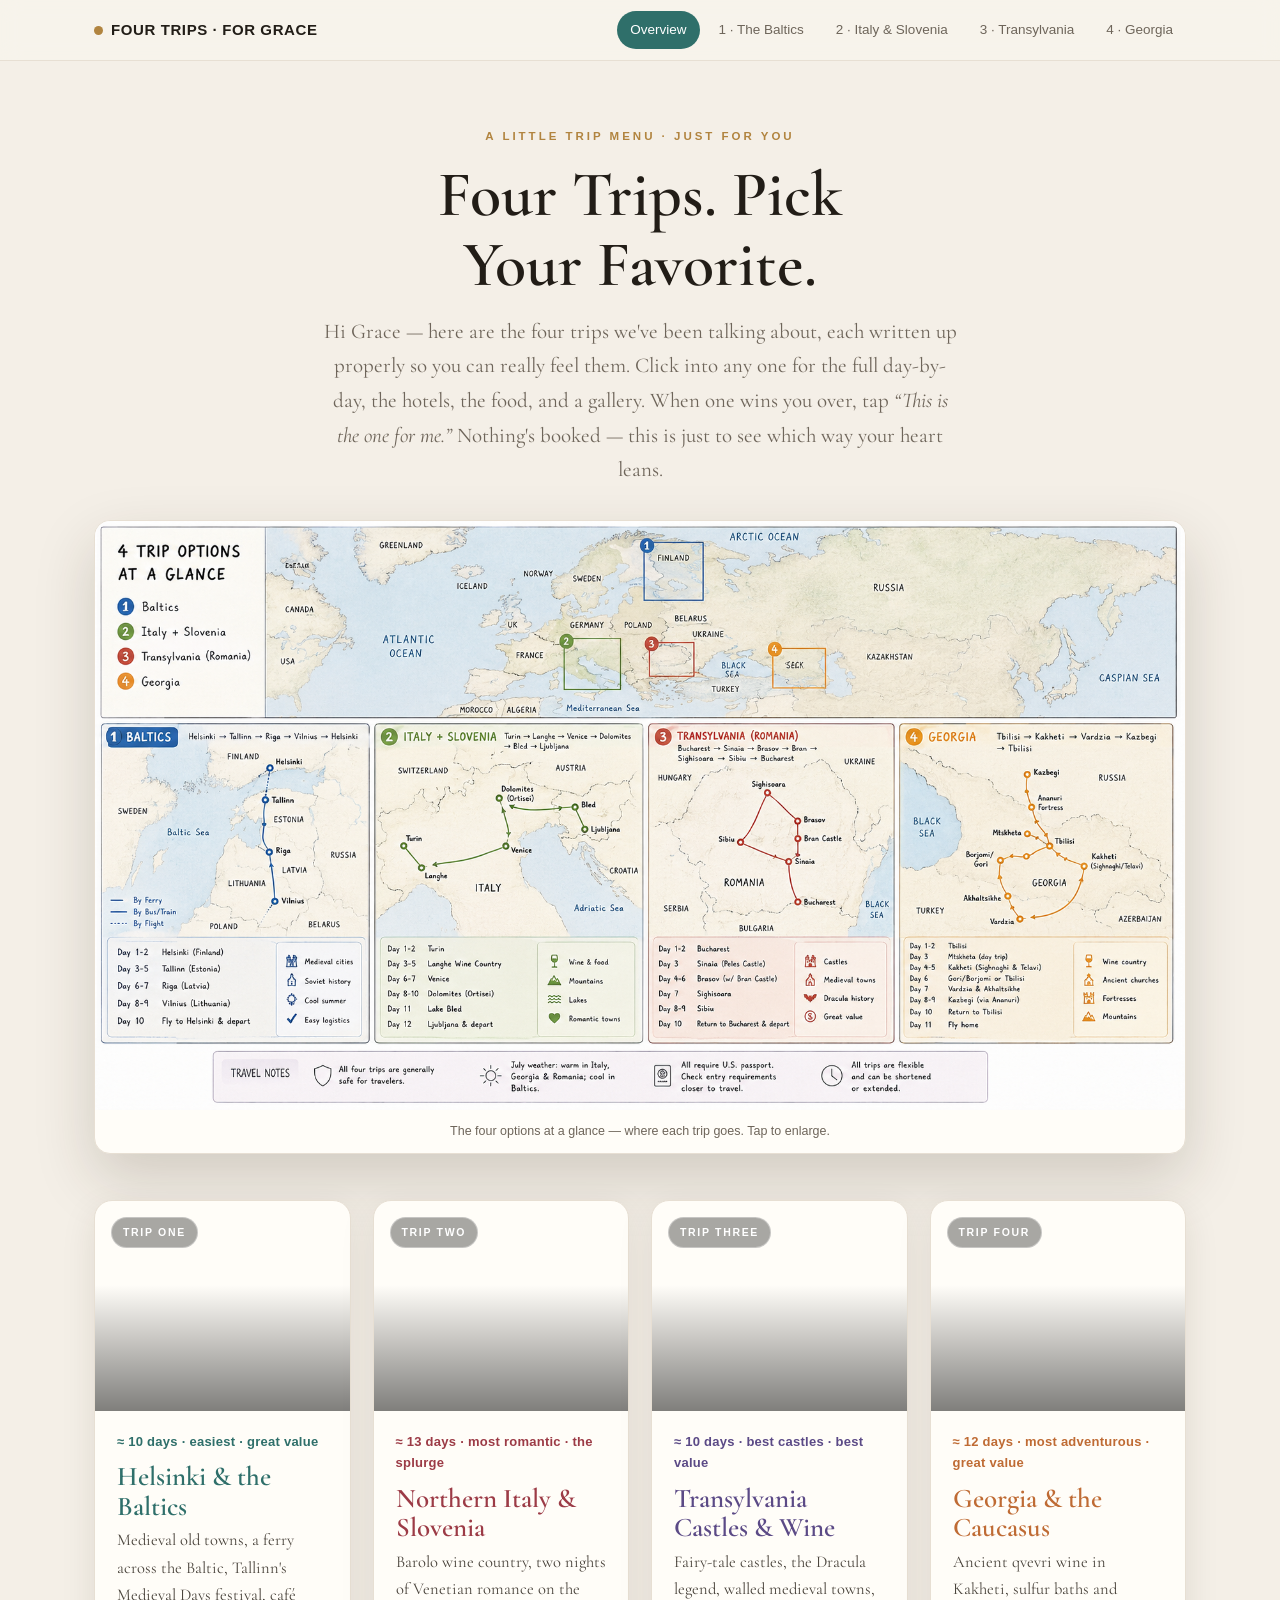
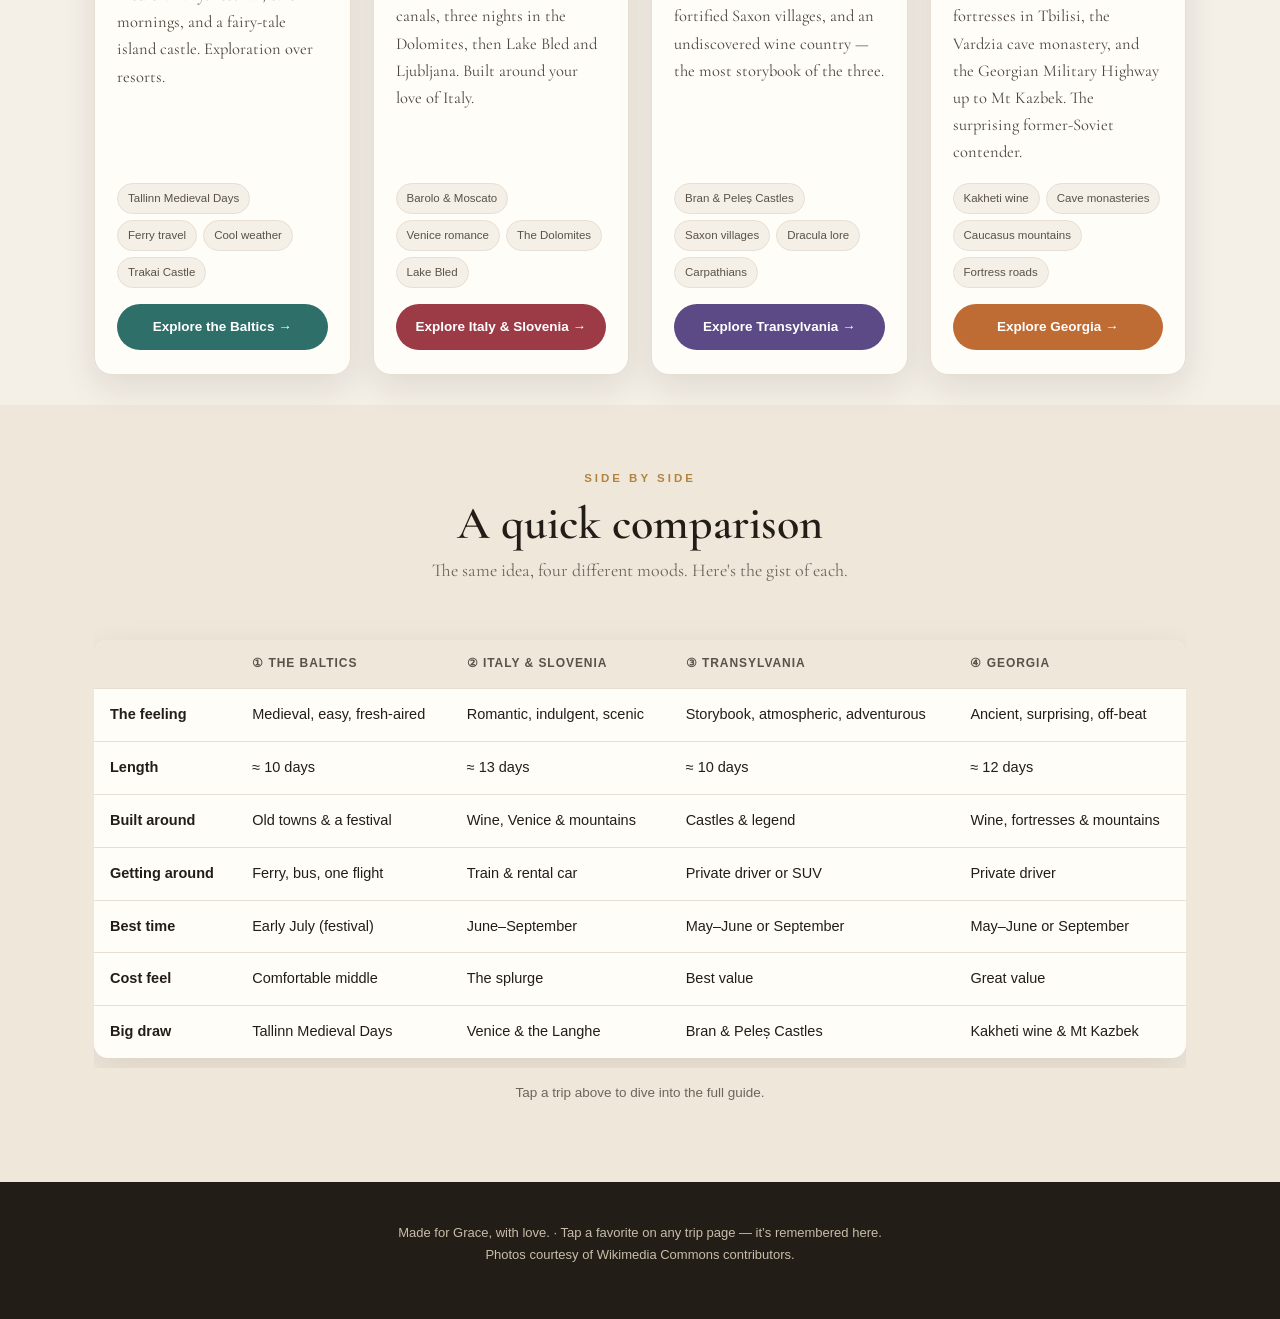
<file: index.html>
<!DOCTYPE html>
<html lang="en">
<head>
<meta charset="UTF-8">
<meta name="viewport" content="width=device-width, initial-scale=1.0">
<title>Four Trips — Which One, Grace?</title>
<link rel="preconnect" href="https://fonts.googleapis.com">
<link rel="preconnect" href="https://fonts.gstatic.com" crossorigin>
<link href="https://fonts.googleapis.com/css2?family=Cormorant+Garamond:wght@400;500;600;700&display=swap" rel="stylesheet">
<link rel="stylesheet" href="styles.css">
</head>
<body>

<nav class="nav">
  <div class="wrap">
    <a class="brand" href="index.html"><span class="dot"></span> FOUR TRIPS · FOR GRACE</a>
    <button class="menu-btn" onclick="toggleMenu()">☰</button>
    <div class="links" id="navlinks">
      <a href="index.html" class="active">Overview</a>
      <a href="trip-baltics.html">1 · The Baltics</a>
      <a href="trip-italy.html">2 · Italy &amp; Slovenia</a>
      <a href="trip-transylvania.html">3 · Transylvania</a>
      <a href="trip-georgia.html">4 · Georgia</a>
    </div>
  </div>
</nav>

<div class="wrap">
  <div class="intro">
    <div class="eyebrow">A little trip menu · just for you</div>
    <h1>Four Trips. Pick Your Favorite.</h1>
    <p class="lede">Hi Grace — here are the four trips we've been talking about, each written up properly so you can really feel them. Click into any one for the full day-by-day, the hotels, the food, and a gallery. When one wins you over, tap <em>“This is the one for me.”</em> Nothing's booked — this is just to see which way your heart leans.</p>
    <div class="pickbanner" data-pickbanner></div>
  </div>

  <div class="tripmap">
    <figure onclick="openLightbox(this.querySelector('img').src,'Four trip options at a glance')">
      <img src="trip-map.png" alt="Map of the four trip options: 1 Baltics, 2 Italy &amp; Slovenia, 3 Transylvania, 4 Georgia — with each route, region, and day-by-day at a glance">
      <figcaption>The four options at a glance — where each trip goes. Tap to enlarge.</figcaption>
    </figure>
  </div>

  <div class="cards">
    <a class="tcard c1" href="trip-baltics.html" data-trip="baltics">
      <div class="ph" style="background-image:url('https://upload.wikimedia.org/wikipedia/commons/thumb/5/54/Vistas_panor%C3%A1micas_desde_Toompea%2C_Tallinn%2C_Estonia%2C_2012-08-05%2C_DD_01-03_PAN.JPG/1280px-Vistas_panor%C3%A1micas_desde_Toompea%2C_Tallinn%2C_Estonia%2C_2012-08-05%2C_DD_01-03_PAN.JPG')">
        <span class="badge">Trip One</span>
      </div>
      <div class="body">
        <div class="sub">≈ 10 days · easiest · great value</div>
        <h3>Helsinki &amp; the Baltics</h3>
        <p>Medieval old towns, a ferry across the Baltic, Tallinn's Medieval Days festival, café mornings, and a fairy-tale island castle. Exploration over resorts.</p>
        <div class="row"><span>Tallinn Medieval Days</span><span>Ferry travel</span><span>Cool weather</span><span>Trakai Castle</span></div>
        <div class="go">Explore the Baltics →</div>
      </div>
    </a>

    <a class="tcard c2" href="trip-italy.html" data-trip="italy">
      <div class="ph" style="background-image:url('https://upload.wikimedia.org/wikipedia/commons/thumb/4/4a/Bled_Island_%26_Bled_Castle_%281%29.jpg/1280px-Bled_Island_%26_Bled_Castle_%281%29.jpg')">
        <span class="badge">Trip Two</span>
      </div>
      <div class="body">
        <div class="sub">≈ 13 days · most romantic · the splurge</div>
        <h3>Northern Italy &amp; Slovenia</h3>
        <p>Barolo wine country, two nights of Venetian romance on the canals, three nights in the Dolomites, then Lake Bled and Ljubljana. Built around your love of Italy.</p>
        <div class="row"><span>Barolo &amp; Moscato</span><span>Venice romance</span><span>The Dolomites</span><span>Lake Bled</span></div>
        <div class="go">Explore Italy &amp; Slovenia →</div>
      </div>
    </a>

    <a class="tcard c3" href="trip-transylvania.html" data-trip="transylvania">
      <div class="ph" style="background-image:url('https://upload.wikimedia.org/wikipedia/commons/thumb/2/27/Castle_Pele%C5%9F_in_2009.jpg/1280px-Castle_Pele%C5%9F_in_2009.jpg')">
        <span class="badge">Trip Three</span>
      </div>
      <div class="body">
        <div class="sub">≈ 10 days · best castles · best value</div>
        <h3>Transylvania Castles &amp; Wine</h3>
        <p>Fairy-tale castles, the Dracula legend, walled medieval towns, fortified Saxon villages, and an undiscovered wine country — the most storybook of the three.</p>
        <div class="row"><span>Bran &amp; Peleș Castles</span><span>Saxon villages</span><span>Dracula lore</span><span>Carpathians</span></div>
        <div class="go">Explore Transylvania →</div>
      </div>
    </a>

    <a class="tcard c4" href="trip-georgia.html" data-trip="georgia">
      <div class="ph" style="background-image:url('https://upload.wikimedia.org/wikipedia/commons/thumb/c/ce/Kazbegi%2C_Gergeti_Trinity_Church_and_Mt_Kazbek_%2835959311351%29.jpg/1280px-Kazbegi%2C_Gergeti_Trinity_Church_and_Mt_Kazbek_%2835959311351%29.jpg')">
        <span class="badge">Trip Four</span>
      </div>
      <div class="body">
        <div class="sub">≈ 12 days · most adventurous · great value</div>
        <h3>Georgia &amp; the Caucasus</h3>
        <p>Ancient qvevri wine in Kakheti, sulfur baths and fortresses in Tbilisi, the Vardzia cave monastery, and the Georgian Military Highway up to Mt Kazbek. The surprising former-Soviet contender.</p>
        <div class="row"><span>Kakheti wine</span><span>Cave monasteries</span><span>Caucasus mountains</span><span>Fortress roads</span></div>
        <div class="go">Explore Georgia →</div>
      </div>
    </a>
  </div>
</div>

<div class="block tint" style="--accent-soft:#efe7da">
  <div class="wrap">
    <div class="section-head"><div class="eyebrow">Side by side</div><h2>A quick comparison</h2><p>The same idea, four different moods. Here's the gist of each.</p></div>
    <div style="overflow-x:auto">
    <table class="compare-tbl">
      <tr><th>&nbsp;</th><th>① The Baltics</th><th>② Italy &amp; Slovenia</th><th>③ Transylvania</th><th>④ Georgia</th></tr>
      <tr><td>The feeling</td><td>Medieval, easy, fresh-aired</td><td>Romantic, indulgent, scenic</td><td>Storybook, atmospheric, adventurous</td><td>Ancient, surprising, off-beat</td></tr>
      <tr><td>Length</td><td>≈ 10 days</td><td>≈ 13 days</td><td>≈ 10 days</td><td>≈ 12 days</td></tr>
      <tr><td>Built around</td><td>Old towns &amp; a festival</td><td>Wine, Venice &amp; mountains</td><td>Castles &amp; legend</td><td>Wine, fortresses &amp; mountains</td></tr>
      <tr><td>Getting around</td><td>Ferry, bus, one flight</td><td>Train &amp; rental car</td><td>Private driver or SUV</td><td>Private driver</td></tr>
      <tr><td>Best time</td><td>Early July (festival)</td><td>June–September</td><td>May–June or September</td><td>May–June or September</td></tr>
      <tr><td>Cost feel</td><td>Comfortable middle</td><td>The splurge</td><td>Best value</td><td>Great value</td></tr>
      <tr><td>Big draw</td><td>Tallinn Medieval Days</td><td>Venice &amp; the Langhe</td><td>Bran &amp; Peleș Castles</td><td>Kakheti wine &amp; Mt Kazbek</td></tr>
    </table>
    </div>
    <p class="sans" style="text-align:center;color:var(--muted);font-size:13.5px;margin-top:14px">Tap a trip above to dive into the full guide.</p>
  </div>
</div>

<footer>
  Made for Grace, with love. · Tap a favorite on any trip page — it’s remembered here.<br>
  Photos courtesy of Wikimedia Commons contributors.
</footer>

<script src="app.js"></script>
</body>
</html>
</file>
<file: styles.css>
/* ===== Trips for Grace — shared styles ===== */
:root{
  --bg:#f4efe7; --card:#fffdf8; --ink:#221d17; --muted:#6e655a; --line:#e7dfd3;
  --gold:#b1843f; --gold-soft:#e9d9bf;
  --accent:#2f6f6a; --accent-soft:#e3efed; --accent-deep:#234f4b;
  --shadow:0 12px 34px rgba(50,38,24,.10);
  --shadow-lg:0 24px 60px rgba(50,38,24,.18);
  --serif:'Cormorant Garamond','Georgia','Times New Roman',serif;
  --sans:'Helvetica Neue',-apple-system,BlinkMacSystemFont,Arial,sans-serif;
}
body.t-baltics{--accent:#2f6f6a;--accent-soft:#e1efec;--accent-deep:#214f4b}
body.t-italy{--accent:#9c3b46;--accent-soft:#f4e4e3;--accent-deep:#6f2730}
body.t-transylvania{--accent:#5b4a86;--accent-soft:#e9e5f2;--accent-deep:#3f3260}
body.t-georgia{--accent:#bf6b34;--accent-soft:#f6e7d8;--accent-deep:#8a4a20}

*{box-sizing:border-box}
html{scroll-behavior:smooth;scroll-padding-top:70px}
body{margin:0;font-family:var(--serif);color:var(--ink);background:var(--bg);line-height:1.65;font-size:18px;-webkit-font-smoothing:antialiased}
img{max-width:100%;display:block}
a{color:inherit}
.wrap{max-width:1140px;margin:0 auto;padding:0 24px}
.sans{font-family:var(--sans)}
.eyebrow{font-family:var(--sans);letter-spacing:.26em;text-transform:uppercase;font-size:11.5px;font-weight:700;color:var(--gold)}
h1,h2,h3,h4{font-weight:600;line-height:1.1;margin:0}
section{scroll-margin-top:72px}

/* ===== Top nav ===== */
.nav{position:sticky;top:0;z-index:50;background:rgba(247,243,236,.92);backdrop-filter:blur(10px);border-bottom:1px solid var(--line)}
.nav .wrap{display:flex;align-items:center;justify-content:space-between;height:60px}
.nav .brand{font-family:var(--sans);font-weight:700;letter-spacing:.04em;font-size:15px;text-decoration:none;display:flex;align-items:center;gap:8px}
.nav .brand .dot{width:9px;height:9px;border-radius:50%;background:var(--gold)}
.nav .links{display:flex;gap:6px;font-family:var(--sans);font-size:13.5px}
.nav .links a{text-decoration:none;color:var(--muted);padding:8px 13px;border-radius:999px;transition:.15s;white-space:nowrap}
.nav .links a:hover{color:var(--ink);background:#fff}
.nav .links a.active{color:#fff;background:var(--accent)}
.nav .menu-btn{display:none;font-size:22px;background:none;border:none;cursor:pointer;color:var(--ink)}
@media(max-width:760px){
  .nav .links{position:absolute;top:60px;left:0;right:0;flex-direction:column;background:#fff;border-bottom:1px solid var(--line);padding:8px 16px 14px;gap:2px;display:none}
  .nav .links.open{display:flex}
  .nav .links a{padding:11px 10px}
  .nav .menu-btn{display:block}
}

/* ===== Hero ===== */
.hero{position:relative;min-height:78vh;display:flex;align-items:flex-end;color:#fff;background-size:cover;background-position:center}
.hero::after{content:"";position:absolute;inset:0;background:linear-gradient(180deg,rgba(0,0,0,.15) 0%,rgba(0,0,0,.30) 45%,rgba(0,0,0,.74) 100%)}
.hero .inner{position:relative;z-index:2;padding-bottom:48px}
.hero .eyebrow{color:#fff;opacity:.92}
.hero h1{font-size:clamp(42px,8vw,86px);margin:14px 0 10px;text-shadow:0 3px 24px rgba(0,0,0,.4);font-weight:600;letter-spacing:-.01em}
.hero .route{font-family:var(--sans);font-size:clamp(14px,2.4vw,17px);opacity:.95;text-shadow:0 1px 10px rgba(0,0,0,.5);max-width:760px}
.hero .facts{display:flex;flex-wrap:wrap;gap:10px;margin-top:22px}
.hero .facts span{font-family:var(--sans);font-size:12.5px;font-weight:600;background:rgba(255,255,255,.16);border:1px solid rgba(255,255,255,.3);backdrop-filter:blur(4px);padding:7px 13px;border-radius:999px}

/* ===== Landing ===== */
.intro{text-align:center;padding:66px 0 18px}
.intro h1{font-size:clamp(36px,6.5vw,64px);margin:14px auto 14px;max-width:14ch}
.intro p.lede{font-size:21px;color:var(--muted);max-width:640px;margin:0 auto}
.pickbanner{font-family:var(--sans);font-size:14.5px;max-width:600px;margin:26px auto 0;background:var(--card);border:1px solid var(--gold-soft);border-radius:14px;padding:14px 18px;box-shadow:var(--shadow);display:none}
.pickbanner.show{display:block}

/* front-page route map */
.tripmap{padding:14px 0 6px}
.tripmap figure{margin:0;border-radius:16px;overflow:hidden;border:1px solid var(--line);box-shadow:var(--shadow-lg);background:var(--card);cursor:zoom-in}
.tripmap img{width:100%;display:block}
.tripmap figcaption{font-family:var(--sans);font-size:12.5px;color:var(--muted);text-align:center;padding:11px 16px}

.cards{display:grid;grid-template-columns:repeat(4,1fr);gap:22px;padding:40px 0 30px}
@media(max-width:980px){.cards{grid-template-columns:repeat(2,1fr)}}
@media(max-width:560px){.cards{grid-template-columns:1fr}}
.tcard{background:var(--card);border:1px solid var(--line);border-radius:18px;overflow:hidden;box-shadow:var(--shadow);text-decoration:none;color:inherit;display:flex;flex-direction:column;transition:transform .18s,box-shadow .18s}
.tcard:hover{transform:translateY(-5px);box-shadow:var(--shadow-lg)}
.tcard .ph{height:210px;background-size:cover;background-position:center;position:relative}
.tcard .ph::after{content:"";position:absolute;inset:0;background:linear-gradient(180deg,transparent 40%,rgba(0,0,0,.5))}
.tcard .ph .badge{position:absolute;z-index:2;left:16px;top:16px;font-family:var(--sans);font-size:10.5px;font-weight:700;letter-spacing:.16em;text-transform:uppercase;color:#fff;background:rgba(0,0,0,.34);border:1px solid rgba(255,255,255,.35);padding:6px 11px;border-radius:999px}
.tcard .body{padding:20px 22px 24px;flex:1;display:flex;flex-direction:column}
.tcard h3{font-size:27px;margin-bottom:6px}
.tcard .sub{font-family:var(--sans);font-size:13px;color:var(--gold);font-weight:600;letter-spacing:.02em;margin-bottom:10px}
.tcard p{font-size:16.5px;color:#4a443c;margin:0 0 16px}
.tcard .row{display:flex;flex-wrap:wrap;gap:6px;margin-top:auto}
.tcard .row span{font-family:var(--sans);font-size:11.5px;background:var(--bg);border:1px solid var(--line);border-radius:999px;padding:5px 10px;color:#5a5247}
.tcard .go{margin-top:16px;font-family:var(--sans);font-weight:700;font-size:13.5px;color:#fff;background:var(--c);text-align:center;padding:12px;border-radius:999px}
.tcard.c1{--c:#2f6f6a}.tcard.c2{--c:#9c3b46}.tcard.c3{--c:#5b4a86}.tcard.c4{--c:#bf6b34}
.tcard.c1 h3,.tcard.c1 .sub{color:#2f6f6a}.tcard.c2 h3,.tcard.c2 .sub{color:#9c3b46}.tcard.c3 h3,.tcard.c3 .sub{color:#5b4a86}.tcard.c4 h3,.tcard.c4 .sub{color:#bf6b34}

.compare-tbl{width:100%;border-collapse:collapse;margin:18px 0 10px;font-family:var(--sans);font-size:14.5px;background:var(--card);border-radius:14px;overflow:hidden;box-shadow:var(--shadow)}
.compare-tbl th,.compare-tbl td{padding:14px 16px;text-align:left;border-bottom:1px solid var(--line);vertical-align:top}
.compare-tbl th{background:#efe7da;font-size:12px;letter-spacing:.08em;text-transform:uppercase;color:#5a5247}
.compare-tbl td:first-child{font-weight:700}
.compare-tbl tr:last-child td{border-bottom:none}

/* ===== Section scaffolding ===== */
.section-head{text-align:center;max-width:720px;margin:0 auto 36px}
.section-head h2{font-size:clamp(30px,4.6vw,46px);margin:10px 0 8px}
.section-head p{color:var(--muted);font-size:18px;margin:0}
.block{padding:64px 0}
.block.tint{background:var(--accent-soft)}
.block.dark{background:#221d17;color:#f3ebdd}
.block.dark .section-head p{color:#c9bda9}

/* sub nav inside trip pages */
.subnav{position:sticky;top:60px;z-index:40;background:rgba(247,243,236,.95);backdrop-filter:blur(8px);border-bottom:1px solid var(--line)}
.subnav .wrap{display:flex;gap:4px;overflow-x:auto;height:50px;align-items:center}
.subnav a{font-family:var(--sans);font-size:13px;color:var(--muted);text-decoration:none;padding:7px 14px;border-radius:999px;white-space:nowrap;transition:.15s}
.subnav a:hover{color:var(--ink)}
.subnav a.active{color:#fff;background:var(--accent)}

/* overview / why */
.overview{display:grid;grid-template-columns:1.3fr 1fr;gap:40px;align-items:center}
.overview .lede{font-size:21px;line-height:1.6}
.overview .lede .drop::first-letter{font-size:64px;float:left;line-height:.78;padding:6px 10px 0 0;color:var(--accent);font-weight:600}
.facts-box{background:var(--card);border:1px solid var(--line);border-radius:16px;padding:6px 22px;box-shadow:var(--shadow)}
.facts-box .fr{display:flex;justify-content:space-between;gap:16px;padding:14px 0;border-bottom:1px solid var(--line);font-family:var(--sans);font-size:14.5px}
.facts-box .fr:last-child{border-bottom:none}
.facts-box .fr .k{color:var(--muted)}
.facts-box .fr .v{font-weight:600;text-align:right}
@media(max-width:820px){.overview{grid-template-columns:1fr;gap:26px}}

/* timeline */
.timeline{max-width:860px;margin:0 auto;position:relative;padding-left:42px}
.timeline::before{content:"";position:absolute;left:13px;top:8px;bottom:8px;width:2px;background:linear-gradient(var(--accent),var(--gold-soft))}
.day{position:relative;margin-bottom:30px}
.day .node{position:absolute;left:-42px;top:2px;width:28px;height:28px;border-radius:50%;background:var(--accent);color:#fff;font-family:var(--sans);font-weight:700;font-size:12.5px;display:flex;align-items:center;justify-content:center;box-shadow:0 0 0 5px var(--accent-soft)}
.day .card-d{background:var(--card);border:1px solid var(--line);border-radius:14px;padding:18px 22px;box-shadow:var(--shadow)}
.day h3{font-size:22px;margin-bottom:6px}
.day .label{font-family:var(--sans);font-size:11px;font-weight:700;letter-spacing:.14em;text-transform:uppercase;color:var(--gold);display:block;margin-bottom:4px}
.day p{margin:0;font-size:16.5px;color:#3f392f}

/* hotels */
.hotels{display:grid;grid-template-columns:repeat(2,1fr);gap:24px}
.hotel{background:var(--card);border:1px solid var(--line);border-radius:16px;overflow:hidden;box-shadow:var(--shadow);display:flex;flex-direction:column}
.hotel .img{height:200px;background-size:cover;background-position:center}
.hotel .h-body{padding:18px 22px 22px;flex:1;display:flex;flex-direction:column}
.hotel .h-top{display:flex;justify-content:space-between;align-items:baseline;gap:12px}
.hotel h3{font-size:23px}
.hotel .loc{font-family:var(--sans);font-size:12px;color:var(--muted);letter-spacing:.04em;text-transform:uppercase;margin:3px 0 10px}
.hotel p{margin:0;font-size:16px;color:#3f392f}
.hotel .tier{font-family:var(--sans);font-weight:700;font-size:14px;color:var(--accent);white-space:nowrap}
@media(max-width:760px){.hotels{grid-template-columns:1fr}}

/* restaurants */
.dining{max-width:880px;margin:0 auto;display:flex;flex-direction:column;gap:2px}
.dish{display:grid;grid-template-columns:auto 1fr;gap:18px;padding:20px 4px;border-bottom:1px solid rgba(0,0,0,.10)}
.block.dark .dish{border-bottom-color:rgba(255,255,255,.14)}
.dish .num{font-family:var(--serif);font-size:30px;color:var(--gold);line-height:1}
.dish h3{font-size:21px;margin-bottom:2px}
.dish .meta{font-family:var(--sans);font-size:12px;letter-spacing:.04em;text-transform:uppercase;color:var(--gold);margin-bottom:7px}
.dish p{margin:0;font-size:16px}
.dish .order{font-family:var(--sans);font-size:13.5px;margin-top:6px;opacity:.92}
.dish .order b{color:var(--gold)}

/* highlights */
.highlights{display:grid;grid-template-columns:repeat(2,1fr);gap:14px;max-width:920px;margin:0 auto}
.hl{display:flex;gap:13px;background:var(--card);border:1px solid var(--line);border-radius:12px;padding:16px 18px;box-shadow:var(--shadow)}
.hl .star{color:var(--gold);font-size:19px;line-height:1.3}
.hl p{margin:0;font-size:16px}
@media(max-width:680px){.highlights{grid-template-columns:1fr}}

/* gallery */
.gallery{columns:3;column-gap:14px}
.gallery figure{margin:0 0 14px;border-radius:12px;overflow:hidden;break-inside:avoid;cursor:pointer;position:relative;background:#ddd}
.gallery img{width:100%;transition:transform .5s ease}
.gallery figure:hover img{transform:scale(1.05)}
.gallery figcaption{position:absolute;left:0;right:0;bottom:0;color:#fff;font-family:var(--sans);font-size:12px;font-weight:600;padding:18px 12px 9px;background:linear-gradient(transparent,rgba(0,0,0,.7));opacity:0;transition:.2s}
.gallery figure:hover figcaption{opacity:1}
@media(max-width:820px){.gallery{columns:2}}
@media(max-width:480px){.gallery{columns:1}}

/* lightbox */
.lightbox{position:fixed;inset:0;background:rgba(15,12,8,.92);z-index:100;display:none;align-items:center;justify-content:center;padding:30px;cursor:zoom-out}
.lightbox.open{display:flex}
.lightbox img{max-width:92vw;max-height:86vh;border-radius:8px;box-shadow:0 20px 80px rgba(0,0,0,.6)}
.lightbox .cap{position:absolute;bottom:24px;left:0;right:0;text-align:center;color:#fff;font-family:var(--sans);font-size:14px;opacity:.85}
.lightbox .x{position:absolute;top:22px;right:28px;color:#fff;font-size:34px;cursor:pointer;line-height:1}

/* practical */
.practical{display:grid;grid-template-columns:repeat(2,1fr);gap:18px;max-width:980px;margin:0 auto}
.pr{background:var(--card);border:1px solid var(--line);border-radius:14px;padding:20px 22px;box-shadow:var(--shadow)}
.pr h4{font-family:var(--sans);font-size:12px;letter-spacing:.12em;text-transform:uppercase;color:var(--gold);margin-bottom:9px}
.pr p{margin:0;font-size:16px;color:#3f392f}
.proscons{display:grid;grid-template-columns:1fr 1fr;gap:16px;max-width:760px;margin:30px auto 0}
.proscons div{border-radius:12px;padding:16px 20px}
.proscons .pros{background:#eaf3e7;border:1px solid #d2e6cb}
.proscons .cons{background:#f6ece6;border:1px solid #ecd6c9}
.proscons h4{font-family:var(--sans);font-size:12px;letter-spacing:.1em;text-transform:uppercase;color:var(--muted);margin-bottom:6px}
.proscons p{margin:0;font-size:16px}
@media(max-width:680px){.practical{grid-template-columns:1fr}.proscons{grid-template-columns:1fr}}

/* pick CTA */
.pickcta{text-align:center;padding:60px 0}
.pickbtn{font-family:var(--sans);font-size:16px;font-weight:700;border:none;cursor:pointer;color:#fff;background:var(--accent);padding:16px 34px;border-radius:999px;box-shadow:var(--shadow);transition:transform .14s,filter .14s}
.pickbtn:hover{transform:translateY(-2px);filter:brightness(1.07)}
.pickbtn.chosen{background:var(--gold)}
.pickbtn.chosen::before{content:"\2713  "}
.picknote{font-family:var(--sans);font-size:13.5px;color:var(--muted);margin-top:12px}

/* nav between trips */
.tripnav{display:flex;justify-content:space-between;gap:14px;padding:30px 0 70px;font-family:var(--sans)}
.tripnav a{text-decoration:none;background:var(--card);border:1px solid var(--line);border-radius:12px;padding:14px 20px;font-size:14px;color:var(--muted);box-shadow:var(--shadow);transition:.15s}
.tripnav a:hover{color:var(--ink);transform:translateY(-2px)}
.tripnav b{display:block;color:var(--ink);font-size:15.5px;margin-top:2px}

footer{background:#221d17;color:#c9bda9;font-family:var(--sans);font-size:13px;text-align:center;padding:40px 24px 54px}
footer a{color:var(--gold-soft)}
</file>
